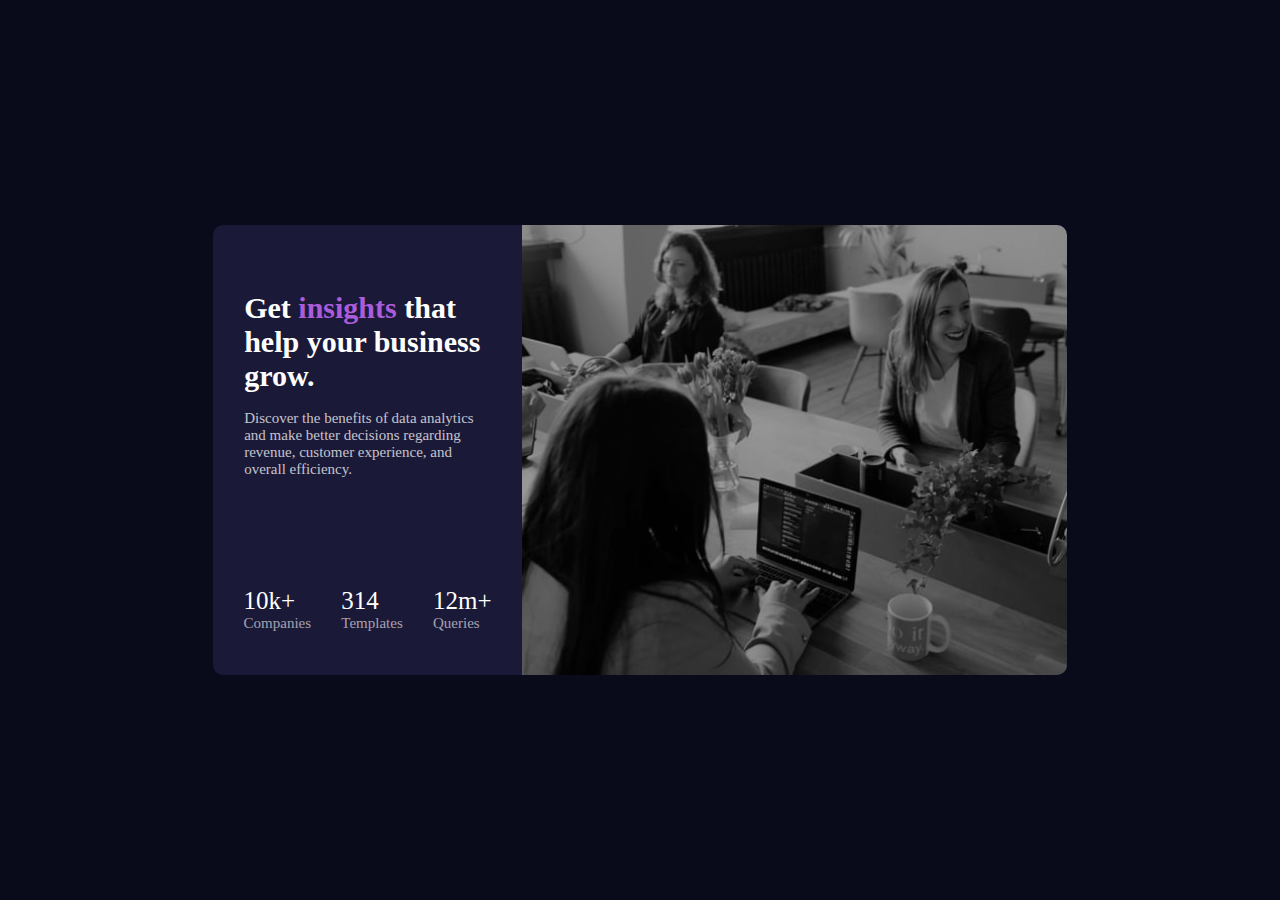
<file: stats-preview-card-component-main/index.html>
<!DOCTYPE html>
<html lang="en">

<head>
    <meta charset="UTF-8">
    <meta name="viewport" content="width=device-width, initial-scale=1.0">
    <!-- displays site properly based on user's device -->
    <link rel="stylesheet" href="index-style.css">
    <link rel="icon" type="image/png" sizes="32x32" href="images\favicon-32x32.png">

    <title>Frontend Mentor | Stats preview card component</title>
    </style>
</head>

<body>

    <main class="BlockMain">

        <header class="BlockHeader">
        </header>

        <section class="BlockSection">

            

            <div class="BlockTextPrincipal">
                <p>
                    <h1 class="titulo">Get <span class="span-one">insights</span> that help your business grow.</h1>
                    <span class="span-two">Discover the benefits of data analytics and make 
                    better decisions regarding revenue, customer experience,
                    and overall efficiency.</span>  
                </p>
            </div>
            
            <div class="BlockTextSecundario">
                <p> <span>10k+ </span> <br> Companies</p>
                <p><span>314 </span><br> Templates  </p> 
                <p><span>12m+ </span> <br> Queries</p>
            </div>
            
            <div class="BlockFigure">
                <img srcset="images\image-header-desktop.jpg 1x, images\image-header-mobile.jpg 3x"
                        sizes="(max-width: 375px) 3x"
                        src="images\image-header-desktop.jpg">
            </div>

            
        </section>

        <footer class="BlockFooter">
            <div class="attribution">
            </div>
        </footer>

    </main>


</body>

</html>
</file>
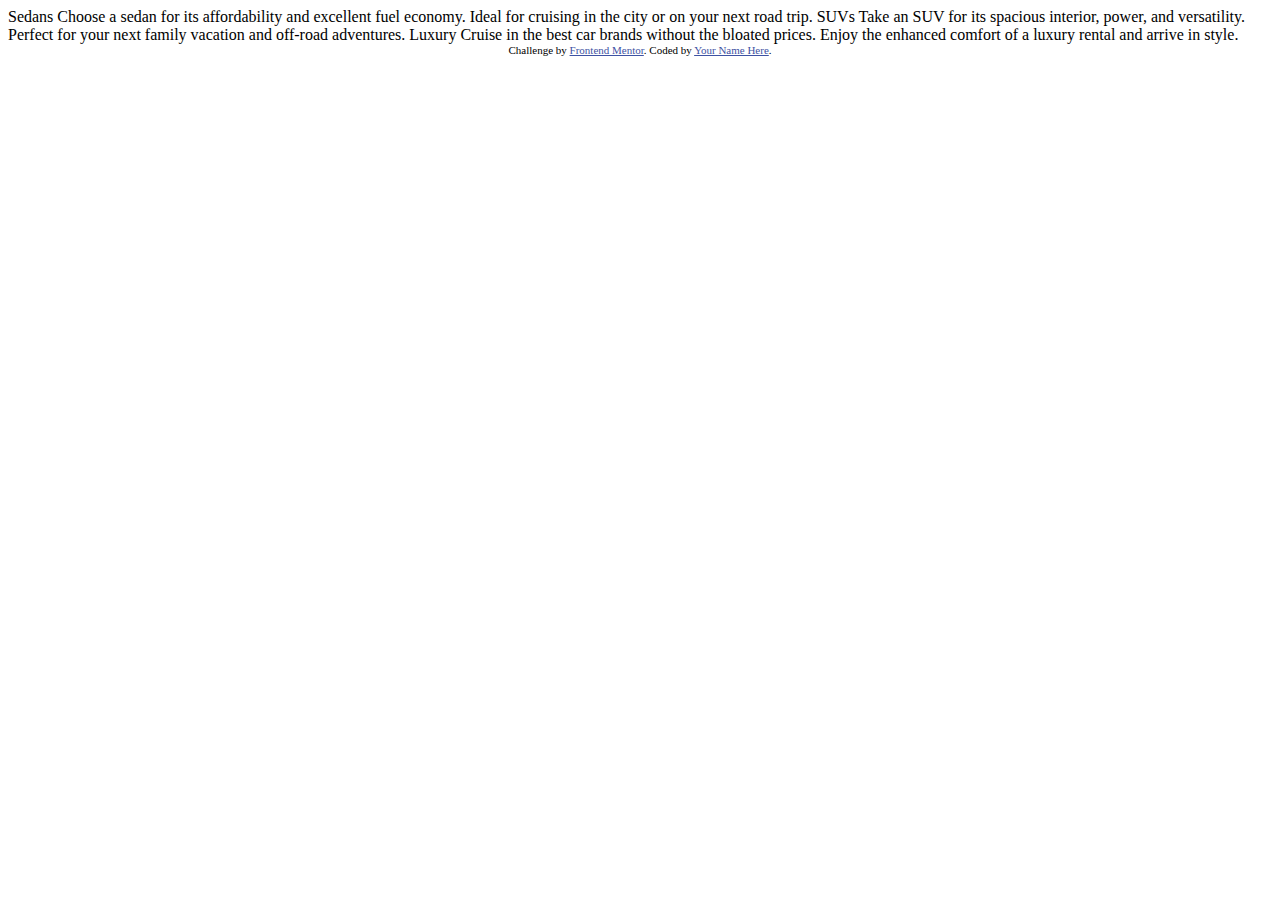
<file: 3-column-preview-card-component-main/3-column-preview-card-component-main/index.html>
<!DOCTYPE html>
<html lang="en">
<head>
  <meta charset="UTF-8">
  <meta name="viewport" content="width=device-width, initial-scale=1.0"> <!-- displays site properly based on user's device -->

  <link rel="icon" type="image/png" sizes="32x32" href="./images/favicon-32x32.png">
  
  <title>Frontend Mentor | 3-column preview card component</title>

  <!-- Feel free to remove these styles or customise in your own stylesheet 👍 -->
  <style>
    .attribution { font-size: 11px; text-align: center; }
    .attribution a { color: hsl(228, 45%, 44%); }
  </style>
</head>
<body>
  
  Sedans
  Choose a sedan for its affordability and excellent fuel economy. Ideal for cruising in the city 
  or on your next road trip.

  SUVs
  Take an SUV for its spacious interior, power, and versatility. Perfect for your next family vacation 
  and off-road adventures.

  Luxury
  Cruise in the best car brands without the bloated prices. Enjoy the enhanced comfort of a luxury 
  rental and arrive in style.
  
  <div class="attribution">
    Challenge by <a href="https://www.frontendmentor.io?ref=challenge" target="_blank">Frontend Mentor</a>. 
    Coded by <a href="#">Your Name Here</a>.
  </div>
</body>
</html>
</file>
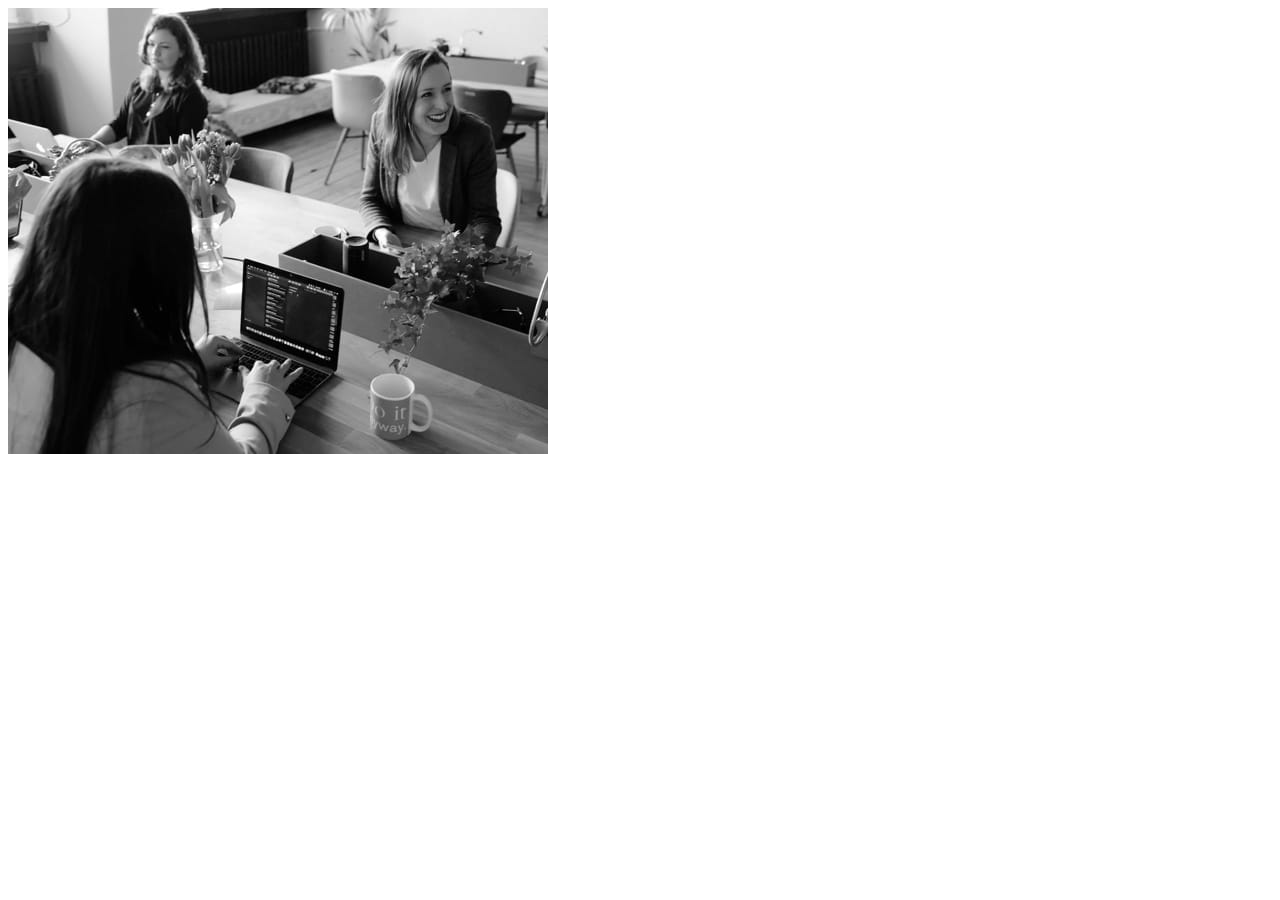
<file: stats-preview-card-component-main/prueba.html>
<!DOCTYPE html>
<html lang="en">
<head>
    <meta charset="UTF-8">
    <meta http-equiv="X-UA-Compatible" content="IE=edge">
    <meta name="viewport" content="width=device-width, initial-scale=1.0">
    <title>Document</title>
</head>
<body>

    <img srcset="images\image-header-desktop.jpg 1x, images\image-header-mobile.jpg 2x"
         sizes="(max-width: 375px) 2x"
         src="images\image-header-desktop.jpg">
</body>
</html>
</file>
<file: stats-preview-card-component-main/index-style.css>
* {
    margin: 0;
    padding: 0;
    list-style: none;
    text-decoration: none;
    outline: none;
}

html {
    box-sizing: border-box;
}

*,
*::before,
*::after {
    box-sizing: inherit;
}


/*--------------------------------------------------Block--------------------------------------------------*/

.BlockMain {
    background-color:hsl(233, 47%, 7%);
    height: 100vh;
    width: 100vw;
    display: grid;
    grid-template-columns: 1fr 2fr 2fr 1fr;
    grid-template-rows: 1fr 2fr 1fr;
}

.BlockHeader {
    grid-column: 1/5;
    grid-row: 1/2
}

.BlockSection {
    background-color:hsl(244, 38%, 16%);
    border-radius: 10px;
    height: 100%;
    width: 100%;
    grid-column: 2/4;
    grid-row: 2/3;
    display: grid;
    grid-template-columns: repeat(2);
    grid-template-rows: repeat(2);
}

.BlockTextPrincipal{
    height: 100%;
    grid-column: 1/2;
    grid-row: 1/1;
    display: flex;
    flex-direction: column;
    justify-content: space-evenly;
    padding: 10%;
    
}

.BlockTextSecundario{
    color: hsla(0, 0%, 100%, 0.6);
    grid-column: 1/2;
    grid-row: 2/3;
    display: flex;
    align-items: center;
    justify-content: space-evenly;
    
}

.BlockFigure{
    grid-column: 2/3;
    grid-row: 1/3;
}
.BlockFooter {
    grid-column: 1/5;
    grid-row: 3/4;
}



/*--------------------------------------------------Elements--------------------------------------------------*/

.BlockTextSecundario>p>span{
    font-size: 25px;
    color: hsl(0, 0%, 100%);
}
.BlockTextSecundario>p{
    font-size: 15px;
}
h1{
    font-size: 30px;
}
img{
    height: 100%;
    filter: hue-rotate(277deg) saturate(64%) brightness(61%);
    border-bottom-right-radius: 10px;
    border-top-right-radius: 10px;
}

.titulo{
    color: hsl(0, 0%, 100%);
}
.span-one{
    color: hsl(277, 64%, 61%);
}
.span-two{
    font-size: 15px;
    color:hsla(0, 0%, 100%, 0.75)
}

/*--------------------------------------------------Responsive Phone--------------------------------------------------*/
@media screen and (max-width:375px) {
    .BlockMain {
        height: 100vh;
        width: 100vw;
        display: grid;
        background-color:hsl(233, 47%, 7%);
        grid-template-columns: 1fr 2fr 2fr 1fr;
        grid-template-rows: 1fr 2fr 1fr;
    }

    .BlockHeader{
        grid-column: 1/5;
        grid-row: 1/2;
    }
    
    .BlockSection{
        background-color:hsl(244, 38%, 16%);
        border-radius: 10px;
        height: 100%;
        width: 100%;
        grid-column: 2/4;
        grid-row: 2/3;
        display: grid;
        grid-template-columns: repeat(2);
        grid-template-rows: repeat(3);
    }

    .BlockFooter{
        grid-column: 1/5;
        grid-row: 3/4;
    }
    .BlockFigure{
        grid-column: 1/3;
        grid-row: 1/2;
    }

    .BlockTextPrincipal{
        grid-column: 1/3;
        grid-row: 2/3;
        text-align: center;
    }

    .BlockTextSecundario{
        grid-column: 1/3;
        grid-row: 3/4;
        display: flex;
        flex-direction: column;
    }
    
    img{
        width: 100%;
        filter: hue-rotate(277deg) saturate(64%) brightness(61%);
        border-bottom-right-radius: 0px;
        border-top-right-radius: 10px;
        border-top-left-radius: 10px;
    }
}
</file>
